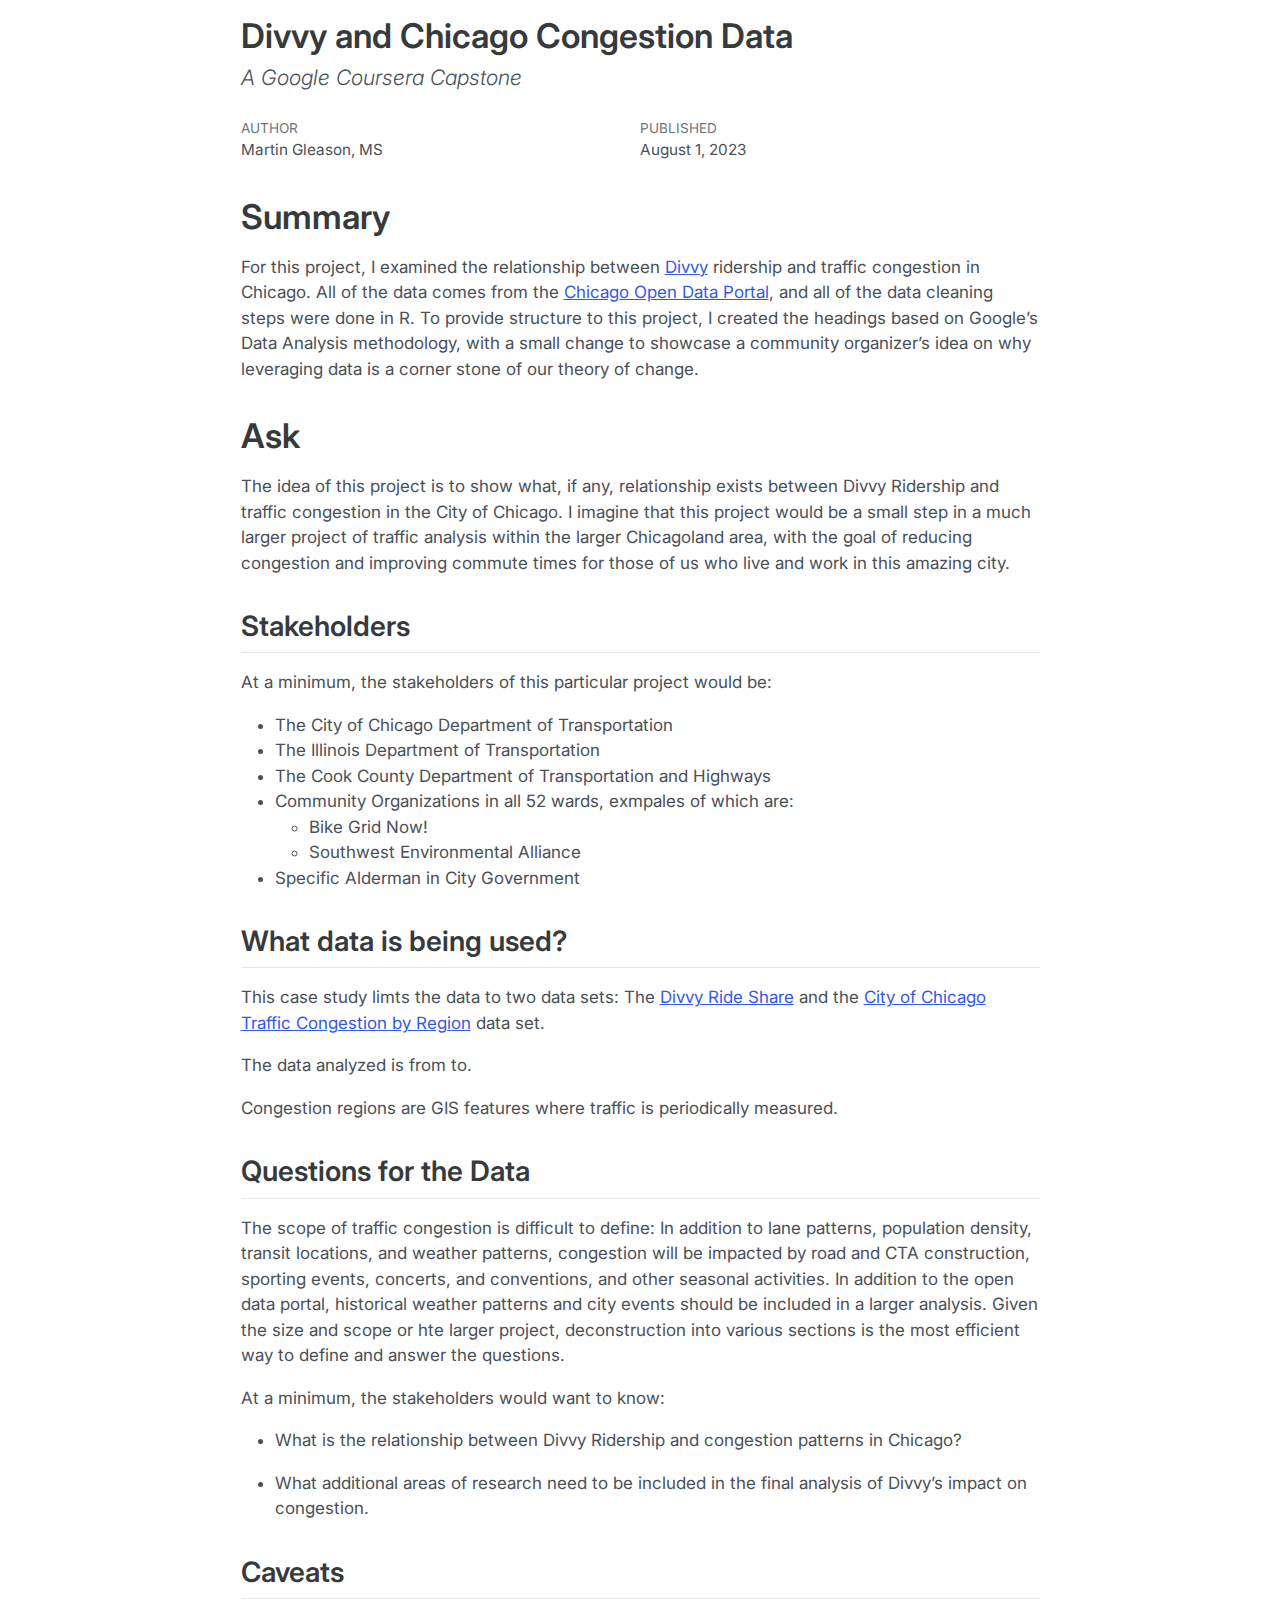
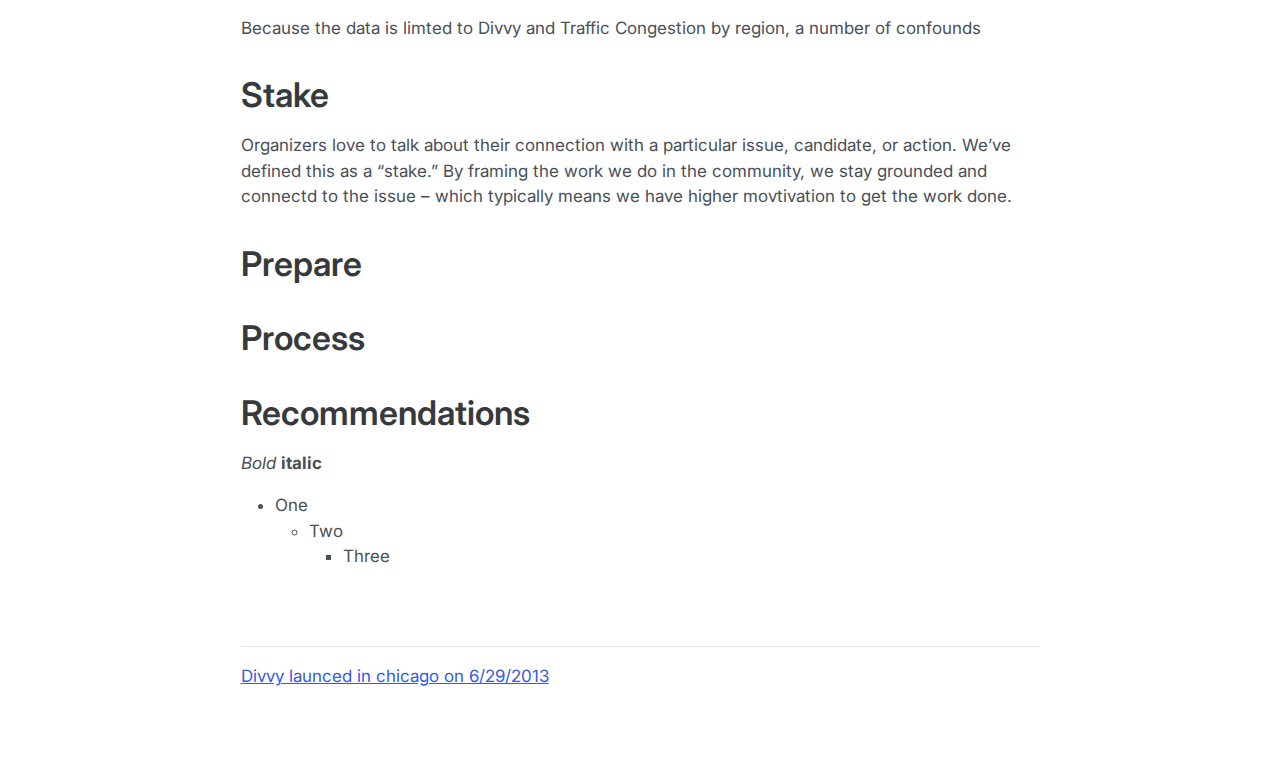
<file: md/case_study.html>
<!DOCTYPE html>
<html xmlns="http://www.w3.org/1999/xhtml" lang="en" xml:lang="en"><head>

<meta charset="utf-8">
<meta name="generator" content="quarto-1.3.433">

<meta name="viewport" content="width=device-width, initial-scale=1.0, user-scalable=yes">

<meta name="author" content="Martin Gleason, MS">
<meta name="dcterms.date" content="2023-08-01">

<title>Divvy and Chicago Congestion Data</title>
<style>
code{white-space: pre-wrap;}
span.smallcaps{font-variant: small-caps;}
div.columns{display: flex; gap: min(4vw, 1.5em);}
div.column{flex: auto; overflow-x: auto;}
div.hanging-indent{margin-left: 1.5em; text-indent: -1.5em;}
ul.task-list{list-style: none;}
ul.task-list li input[type="checkbox"] {
  width: 0.8em;
  margin: 0 0.8em 0.2em -1em; /* quarto-specific, see https://github.com/quarto-dev/quarto-cli/issues/4556 */ 
  vertical-align: middle;
}
</style>


<script src="case_study_files/libs/clipboard/clipboard.min.js"></script>
<script src="case_study_files/libs/quarto-html/quarto.js"></script>
<script src="case_study_files/libs/quarto-html/popper.min.js"></script>
<script src="case_study_files/libs/quarto-html/tippy.umd.min.js"></script>
<script src="case_study_files/libs/quarto-html/anchor.min.js"></script>
<link href="case_study_files/libs/quarto-html/tippy.css" rel="stylesheet">
<link href="case_study_files/libs/quarto-html/quarto-syntax-highlighting.css" rel="stylesheet" id="quarto-text-highlighting-styles">
<script src="case_study_files/libs/bootstrap/bootstrap.min.js"></script>
<link href="case_study_files/libs/bootstrap/bootstrap-icons.css" rel="stylesheet">
<link href="case_study_files/libs/bootstrap/bootstrap.min.css" rel="stylesheet" id="quarto-bootstrap" data-mode="light">


</head>

<body class="fullcontent">

<div id="quarto-content" class="page-columns page-rows-contents page-layout-article">

<main class="content" id="quarto-document-content">

<header id="title-block-header" class="quarto-title-block default">
<div class="quarto-title">
<h1 class="title">Divvy and Chicago Congestion Data</h1>
<p class="subtitle lead"><em>A Google Coursera Capstone</em></p>
</div>



<div class="quarto-title-meta">

    <div>
    <div class="quarto-title-meta-heading">Author</div>
    <div class="quarto-title-meta-contents">
             <p>Martin Gleason, MS </p>
          </div>
  </div>
    
    <div>
    <div class="quarto-title-meta-heading">Published</div>
    <div class="quarto-title-meta-contents">
      <p class="date">August 1, 2023</p>
    </div>
  </div>
  
    
  </div>
  

</header>

<section id="summary" class="level1">
<h1>Summary</h1>
<p>For this project, I examined the relationship between <a href="https://divvybikes.com">Divvy</a> ridership and traffic congestion in Chicago. All of the data comes from the <a href="https://data.cityofchicago.org/">Chicago Open Data Portal</a>, and all of the data cleaning steps were done in R. To provide structure to this project, I created the headings based on Google’s Data Analysis methodology, with a small change to showcase a community organizer’s idea on why leveraging data is a corner stone of our theory of change.</p>
</section>
<section id="ask" class="level1">
<h1>Ask</h1>
<p>The idea of this project is to show what, if any, relationship exists between Divvy Ridership and traffic congestion in the City of Chicago. I imagine that this project would be a small step in a much larger project of traffic analysis within the larger Chicagoland area, with the goal of reducing congestion and improving commute times for those of us who live and work in this amazing city.</p>
<section id="stakeholders" class="level2">
<h2 class="anchored" data-anchor-id="stakeholders">Stakeholders</h2>
<p>At a minimum, the stakeholders of this particular project would be:</p>
<ul>
<li>The City of Chicago Department of Transportation</li>
<li>The Illinois Department of Transportation</li>
<li>The Cook County Department of Transportation and Highways</li>
<li>Community Organizations in all 52 wards, exmpales of which are:
<ul>
<li>Bike Grid Now!</li>
<li>Southwest Environmental Alliance</li>
</ul></li>
<li>Specific Alderman in City Government</li>
</ul>
</section>
<section id="what-data-is-being-used" class="level2">
<h2 class="anchored" data-anchor-id="what-data-is-being-used">What data is being used?</h2>
<p>This case study limts the data to two data sets: The <a href="https://divvybikes.com">Divvy Ride Share</a> and the <a href="https://data.cityofchicago.org/Transportation/Chicago-Traffic-Tracker-Congestion-Estimates-by-Re/t2qc-9pjd">City of Chicago Traffic Congestion by Region</a> data set.</p>
<p>The data analyzed is from to.</p>
<p>Congestion regions are GIS features where traffic is periodically measured.</p>
</section>
<section id="questions-for-the-data" class="level2">
<h2 class="anchored" data-anchor-id="questions-for-the-data">Questions for the Data</h2>
<p>The scope of traffic congestion is difficult to define: In addition to lane patterns, population density, transit locations, and weather patterns, congestion will be impacted by road and CTA construction, sporting events, concerts, and conventions, and other seasonal activities. In addition to the open data portal, historical weather patterns and city events should be included in a larger analysis. Given the size and scope or hte larger project, deconstruction into various sections is the most efficient way to define and answer the questions.</p>
<p>At a minimum, the stakeholders would want to know:</p>
<ul>
<li><p>What is the relationship between Divvy Ridership and congestion patterns in Chicago?</p></li>
<li><p>What additional areas of research need to be included in the final analysis of Divvy’s impact on congestion.</p></li>
</ul>
</section>
<section id="caveats" class="level2">
<h2 class="anchored" data-anchor-id="caveats">Caveats</h2>
<p>Because the data is limted to Divvy and Traffic Congestion by region, a number of confounds</p>
</section>
</section>
<section id="stake" class="level1">
<h1>Stake</h1>
<p>Organizers love to talk about their connection with a particular issue, candidate, or action. We’ve defined this as a “stake.” By framing the work we do in the community, we stay grounded and connectd to the issue – which typically means we have higher movtivation to get the work done.</p>
</section>
<section id="prepare" class="level1">
<h1>Prepare</h1>
</section>
<section id="process" class="level1">
<h1>Process</h1>
</section>
<section id="recommendations" class="level1">
<h1>Recommendations</h1>
<p><em>Bold</em> <strong>italic</strong></p>
<ul>
<li>One
<ul>
<li>Two
<ul>
<li>Three</li>
</ul></li>
</ul></li>
</ul>
<section id="section" class="level2">
<h2 class="anchored" data-anchor-id="section"></h2>
<p><a href="https://en.wikipedia.org/wiki/Divvy">Divvy launced in chicago on 6/29/2013</a></p>
</section>
</section>

</main>
<!-- /main column -->
<script id="quarto-html-after-body" type="application/javascript">
window.document.addEventListener("DOMContentLoaded", function (event) {
  const toggleBodyColorMode = (bsSheetEl) => {
    const mode = bsSheetEl.getAttribute("data-mode");
    const bodyEl = window.document.querySelector("body");
    if (mode === "dark") {
      bodyEl.classList.add("quarto-dark");
      bodyEl.classList.remove("quarto-light");
    } else {
      bodyEl.classList.add("quarto-light");
      bodyEl.classList.remove("quarto-dark");
    }
  }
  const toggleBodyColorPrimary = () => {
    const bsSheetEl = window.document.querySelector("link#quarto-bootstrap");
    if (bsSheetEl) {
      toggleBodyColorMode(bsSheetEl);
    }
  }
  toggleBodyColorPrimary();  
  const icon = "";
  const anchorJS = new window.AnchorJS();
  anchorJS.options = {
    placement: 'right',
    icon: icon
  };
  anchorJS.add('.anchored');
  const isCodeAnnotation = (el) => {
    for (const clz of el.classList) {
      if (clz.startsWith('code-annotation-')) {                     
        return true;
      }
    }
    return false;
  }
  const clipboard = new window.ClipboardJS('.code-copy-button', {
    text: function(trigger) {
      const codeEl = trigger.previousElementSibling.cloneNode(true);
      for (const childEl of codeEl.children) {
        if (isCodeAnnotation(childEl)) {
          childEl.remove();
        }
      }
      return codeEl.innerText;
    }
  });
  clipboard.on('success', function(e) {
    // button target
    const button = e.trigger;
    // don't keep focus
    button.blur();
    // flash "checked"
    button.classList.add('code-copy-button-checked');
    var currentTitle = button.getAttribute("title");
    button.setAttribute("title", "Copied!");
    let tooltip;
    if (window.bootstrap) {
      button.setAttribute("data-bs-toggle", "tooltip");
      button.setAttribute("data-bs-placement", "left");
      button.setAttribute("data-bs-title", "Copied!");
      tooltip = new bootstrap.Tooltip(button, 
        { trigger: "manual", 
          customClass: "code-copy-button-tooltip",
          offset: [0, -8]});
      tooltip.show();    
    }
    setTimeout(function() {
      if (tooltip) {
        tooltip.hide();
        button.removeAttribute("data-bs-title");
        button.removeAttribute("data-bs-toggle");
        button.removeAttribute("data-bs-placement");
      }
      button.setAttribute("title", currentTitle);
      button.classList.remove('code-copy-button-checked');
    }, 1000);
    // clear code selection
    e.clearSelection();
  });
  function tippyHover(el, contentFn) {
    const config = {
      allowHTML: true,
      content: contentFn,
      maxWidth: 500,
      delay: 100,
      arrow: false,
      appendTo: function(el) {
          return el.parentElement;
      },
      interactive: true,
      interactiveBorder: 10,
      theme: 'quarto',
      placement: 'bottom-start'
    };
    window.tippy(el, config); 
  }
  const noterefs = window.document.querySelectorAll('a[role="doc-noteref"]');
  for (var i=0; i<noterefs.length; i++) {
    const ref = noterefs[i];
    tippyHover(ref, function() {
      // use id or data attribute instead here
      let href = ref.getAttribute('data-footnote-href') || ref.getAttribute('href');
      try { href = new URL(href).hash; } catch {}
      const id = href.replace(/^#\/?/, "");
      const note = window.document.getElementById(id);
      return note.innerHTML;
    });
  }
      let selectedAnnoteEl;
      const selectorForAnnotation = ( cell, annotation) => {
        let cellAttr = 'data-code-cell="' + cell + '"';
        let lineAttr = 'data-code-annotation="' +  annotation + '"';
        const selector = 'span[' + cellAttr + '][' + lineAttr + ']';
        return selector;
      }
      const selectCodeLines = (annoteEl) => {
        const doc = window.document;
        const targetCell = annoteEl.getAttribute("data-target-cell");
        const targetAnnotation = annoteEl.getAttribute("data-target-annotation");
        const annoteSpan = window.document.querySelector(selectorForAnnotation(targetCell, targetAnnotation));
        const lines = annoteSpan.getAttribute("data-code-lines").split(",");
        const lineIds = lines.map((line) => {
          return targetCell + "-" + line;
        })
        let top = null;
        let height = null;
        let parent = null;
        if (lineIds.length > 0) {
            //compute the position of the single el (top and bottom and make a div)
            const el = window.document.getElementById(lineIds[0]);
            top = el.offsetTop;
            height = el.offsetHeight;
            parent = el.parentElement.parentElement;
          if (lineIds.length > 1) {
            const lastEl = window.document.getElementById(lineIds[lineIds.length - 1]);
            const bottom = lastEl.offsetTop + lastEl.offsetHeight;
            height = bottom - top;
          }
          if (top !== null && height !== null && parent !== null) {
            // cook up a div (if necessary) and position it 
            let div = window.document.getElementById("code-annotation-line-highlight");
            if (div === null) {
              div = window.document.createElement("div");
              div.setAttribute("id", "code-annotation-line-highlight");
              div.style.position = 'absolute';
              parent.appendChild(div);
            }
            div.style.top = top - 2 + "px";
            div.style.height = height + 4 + "px";
            let gutterDiv = window.document.getElementById("code-annotation-line-highlight-gutter");
            if (gutterDiv === null) {
              gutterDiv = window.document.createElement("div");
              gutterDiv.setAttribute("id", "code-annotation-line-highlight-gutter");
              gutterDiv.style.position = 'absolute';
              const codeCell = window.document.getElementById(targetCell);
              const gutter = codeCell.querySelector('.code-annotation-gutter');
              gutter.appendChild(gutterDiv);
            }
            gutterDiv.style.top = top - 2 + "px";
            gutterDiv.style.height = height + 4 + "px";
          }
          selectedAnnoteEl = annoteEl;
        }
      };
      const unselectCodeLines = () => {
        const elementsIds = ["code-annotation-line-highlight", "code-annotation-line-highlight-gutter"];
        elementsIds.forEach((elId) => {
          const div = window.document.getElementById(elId);
          if (div) {
            div.remove();
          }
        });
        selectedAnnoteEl = undefined;
      };
      // Attach click handler to the DT
      const annoteDls = window.document.querySelectorAll('dt[data-target-cell]');
      for (const annoteDlNode of annoteDls) {
        annoteDlNode.addEventListener('click', (event) => {
          const clickedEl = event.target;
          if (clickedEl !== selectedAnnoteEl) {
            unselectCodeLines();
            const activeEl = window.document.querySelector('dt[data-target-cell].code-annotation-active');
            if (activeEl) {
              activeEl.classList.remove('code-annotation-active');
            }
            selectCodeLines(clickedEl);
            clickedEl.classList.add('code-annotation-active');
          } else {
            // Unselect the line
            unselectCodeLines();
            clickedEl.classList.remove('code-annotation-active');
          }
        });
      }
  const findCites = (el) => {
    const parentEl = el.parentElement;
    if (parentEl) {
      const cites = parentEl.dataset.cites;
      if (cites) {
        return {
          el,
          cites: cites.split(' ')
        };
      } else {
        return findCites(el.parentElement)
      }
    } else {
      return undefined;
    }
  };
  var bibliorefs = window.document.querySelectorAll('a[role="doc-biblioref"]');
  for (var i=0; i<bibliorefs.length; i++) {
    const ref = bibliorefs[i];
    const citeInfo = findCites(ref);
    if (citeInfo) {
      tippyHover(citeInfo.el, function() {
        var popup = window.document.createElement('div');
        citeInfo.cites.forEach(function(cite) {
          var citeDiv = window.document.createElement('div');
          citeDiv.classList.add('hanging-indent');
          citeDiv.classList.add('csl-entry');
          var biblioDiv = window.document.getElementById('ref-' + cite);
          if (biblioDiv) {
            citeDiv.innerHTML = biblioDiv.innerHTML;
          }
          popup.appendChild(citeDiv);
        });
        return popup.innerHTML;
      });
    }
  }
});
</script>
</div> <!-- /content -->



</body></html>
</file>
<file: md/case_study_files/libs/quarto-html/tippy.css>
.tippy-box[data-animation=fade][data-state=hidden]{opacity:0}[data-tippy-root]{max-width:calc(100vw - 10px)}.tippy-box{position:relative;background-color:#333;color:#fff;border-radius:4px;font-size:14px;line-height:1.4;white-space:normal;outline:0;transition-property:transform,visibility,opacity}.tippy-box[data-placement^=top]>.tippy-arrow{bottom:0}.tippy-box[data-placement^=top]>.tippy-arrow:before{bottom:-7px;left:0;border-width:8px 8px 0;border-top-color:initial;transform-origin:center top}.tippy-box[data-placement^=bottom]>.tippy-arrow{top:0}.tippy-box[data-placement^=bottom]>.tippy-arrow:before{top:-7px;left:0;border-width:0 8px 8px;border-bottom-color:initial;transform-origin:center bottom}.tippy-box[data-placement^=left]>.tippy-arrow{right:0}.tippy-box[data-placement^=left]>.tippy-arrow:before{border-width:8px 0 8px 8px;border-left-color:initial;right:-7px;transform-origin:center left}.tippy-box[data-placement^=right]>.tippy-arrow{left:0}.tippy-box[data-placement^=right]>.tippy-arrow:before{left:-7px;border-width:8px 8px 8px 0;border-right-color:initial;transform-origin:center right}.tippy-box[data-inertia][data-state=visible]{transition-timing-function:cubic-bezier(.54,1.5,.38,1.11)}.tippy-arrow{width:16px;height:16px;color:#333}.tippy-arrow:before{content:"";position:absolute;border-color:transparent;border-style:solid}.tippy-content{position:relative;padding:5px 9px;z-index:1}
</file>
<file: md/case_study_files/libs/quarto-html/quarto-syntax-highlighting.css>
/* quarto syntax highlight colors */
:root {
  --quarto-hl-ot-color: #003B4F;
  --quarto-hl-at-color: #657422;
  --quarto-hl-ss-color: #20794D;
  --quarto-hl-an-color: #5E5E5E;
  --quarto-hl-fu-color: #4758AB;
  --quarto-hl-st-color: #20794D;
  --quarto-hl-cf-color: #003B4F;
  --quarto-hl-op-color: #5E5E5E;
  --quarto-hl-er-color: #AD0000;
  --quarto-hl-bn-color: #AD0000;
  --quarto-hl-al-color: #AD0000;
  --quarto-hl-va-color: #111111;
  --quarto-hl-bu-color: inherit;
  --quarto-hl-ex-color: inherit;
  --quarto-hl-pp-color: #AD0000;
  --quarto-hl-in-color: #5E5E5E;
  --quarto-hl-vs-color: #20794D;
  --quarto-hl-wa-color: #5E5E5E;
  --quarto-hl-do-color: #5E5E5E;
  --quarto-hl-im-color: #00769E;
  --quarto-hl-ch-color: #20794D;
  --quarto-hl-dt-color: #AD0000;
  --quarto-hl-fl-color: #AD0000;
  --quarto-hl-co-color: #5E5E5E;
  --quarto-hl-cv-color: #5E5E5E;
  --quarto-hl-cn-color: #8f5902;
  --quarto-hl-sc-color: #5E5E5E;
  --quarto-hl-dv-color: #AD0000;
  --quarto-hl-kw-color: #003B4F;
}

/* other quarto variables */
:root {
  --quarto-font-monospace: SFMono-Regular, Menlo, Monaco, Consolas, "Liberation Mono", "Courier New", monospace;
}

pre > code.sourceCode > span {
  color: #003B4F;
}

code span {
  color: #003B4F;
}

code.sourceCode > span {
  color: #003B4F;
}

div.sourceCode,
div.sourceCode pre.sourceCode {
  color: #003B4F;
}

code span.ot {
  color: #003B4F;
  font-style: inherit;
}

code span.at {
  color: #657422;
  font-style: inherit;
}

code span.ss {
  color: #20794D;
  font-style: inherit;
}

code span.an {
  color: #5E5E5E;
  font-style: inherit;
}

code span.fu {
  color: #4758AB;
  font-style: inherit;
}

code span.st {
  color: #20794D;
  font-style: inherit;
}

code span.cf {
  color: #003B4F;
  font-style: inherit;
}

code span.op {
  color: #5E5E5E;
  font-style: inherit;
}

code span.er {
  color: #AD0000;
  font-style: inherit;
}

code span.bn {
  color: #AD0000;
  font-style: inherit;
}

code span.al {
  color: #AD0000;
  font-style: inherit;
}

code span.va {
  color: #111111;
  font-style: inherit;
}

code span.bu {
  font-style: inherit;
}

code span.ex {
  font-style: inherit;
}

code span.pp {
  color: #AD0000;
  font-style: inherit;
}

code span.in {
  color: #5E5E5E;
  font-style: inherit;
}

code span.vs {
  color: #20794D;
  font-style: inherit;
}

code span.wa {
  color: #5E5E5E;
  font-style: italic;
}

code span.do {
  color: #5E5E5E;
  font-style: italic;
}

code span.im {
  color: #00769E;
  font-style: inherit;
}

code span.ch {
  color: #20794D;
  font-style: inherit;
}

code span.dt {
  color: #AD0000;
  font-style: inherit;
}

code span.fl {
  color: #AD0000;
  font-style: inherit;
}

code span.co {
  color: #5E5E5E;
  font-style: inherit;
}

code span.cv {
  color: #5E5E5E;
  font-style: italic;
}

code span.cn {
  color: #8f5902;
  font-style: inherit;
}

code span.sc {
  color: #5E5E5E;
  font-style: inherit;
}

code span.dv {
  color: #AD0000;
  font-style: inherit;
}

code span.kw {
  color: #003B4F;
  font-style: inherit;
}

.prevent-inlining {
  content: "</";
}

/*# sourceMappingURL=debc5d5d77c3f9108843748ff7464032.css.map */
</file>
